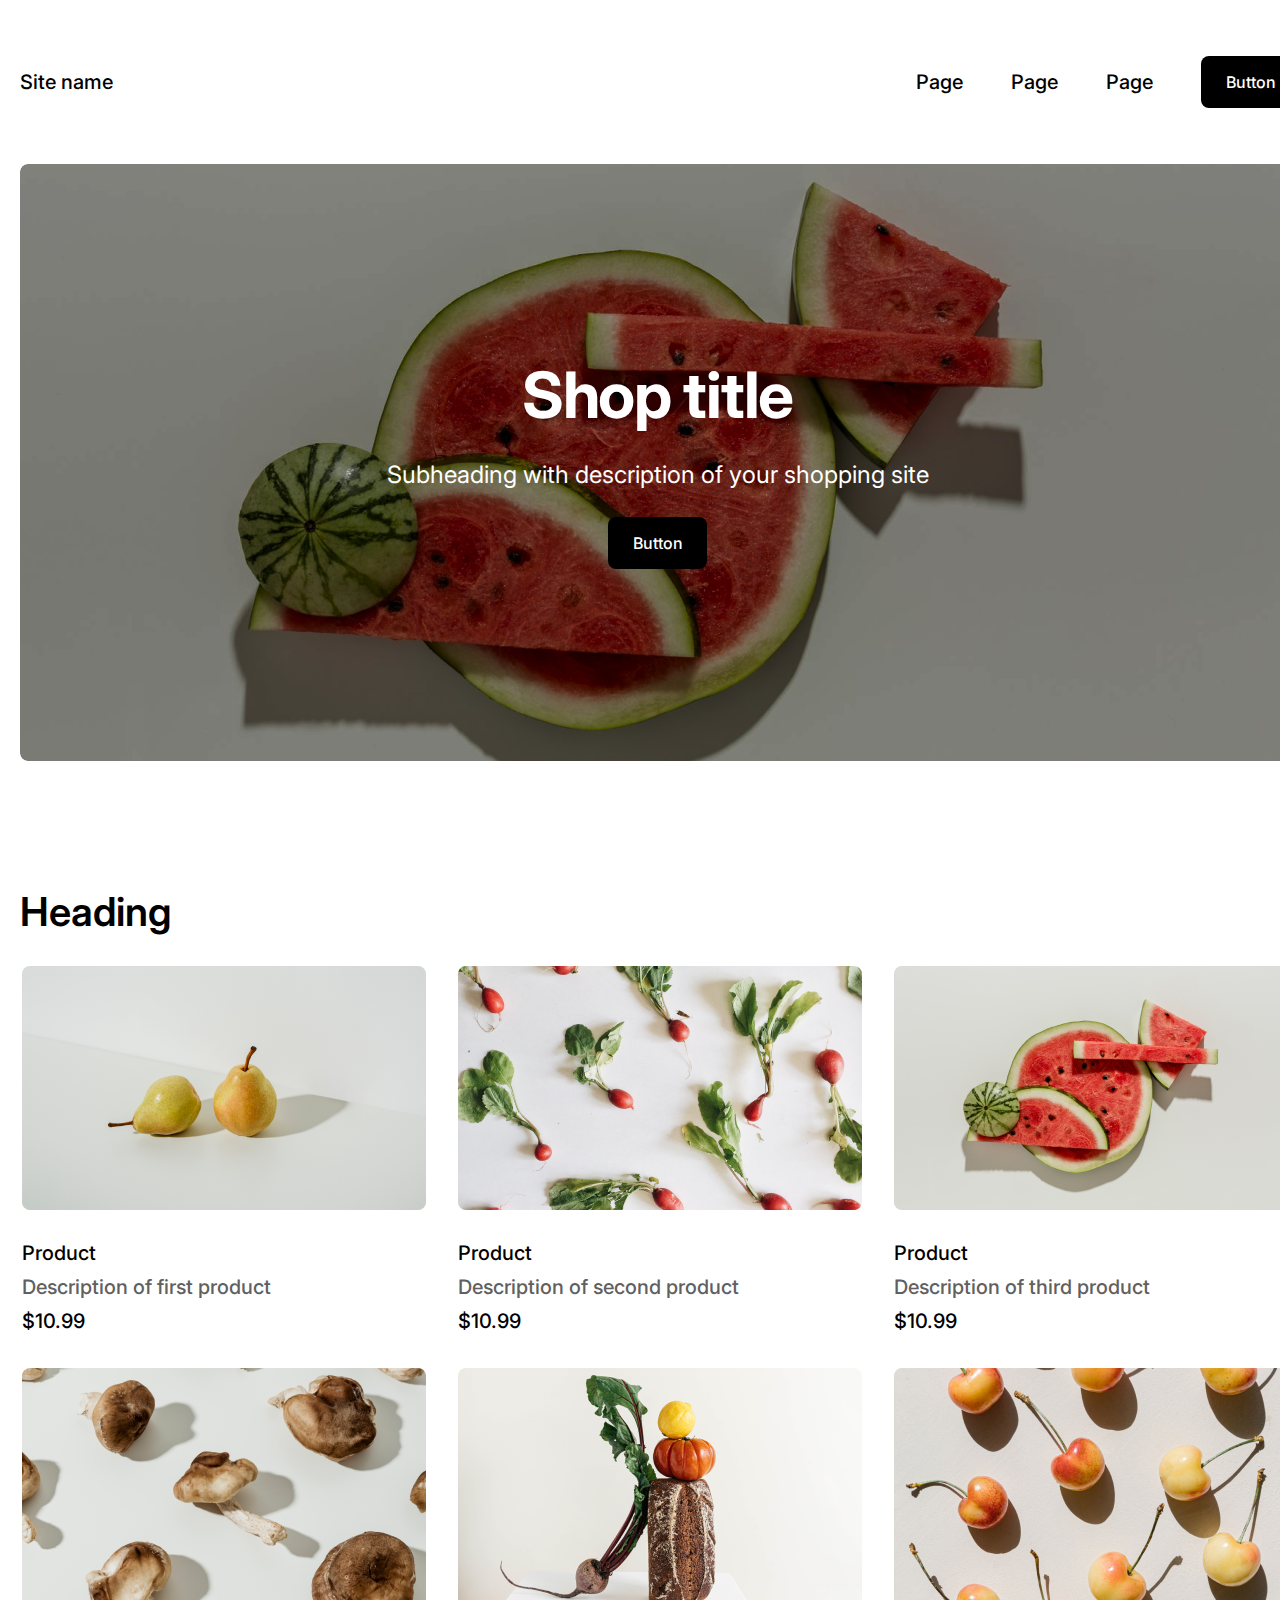
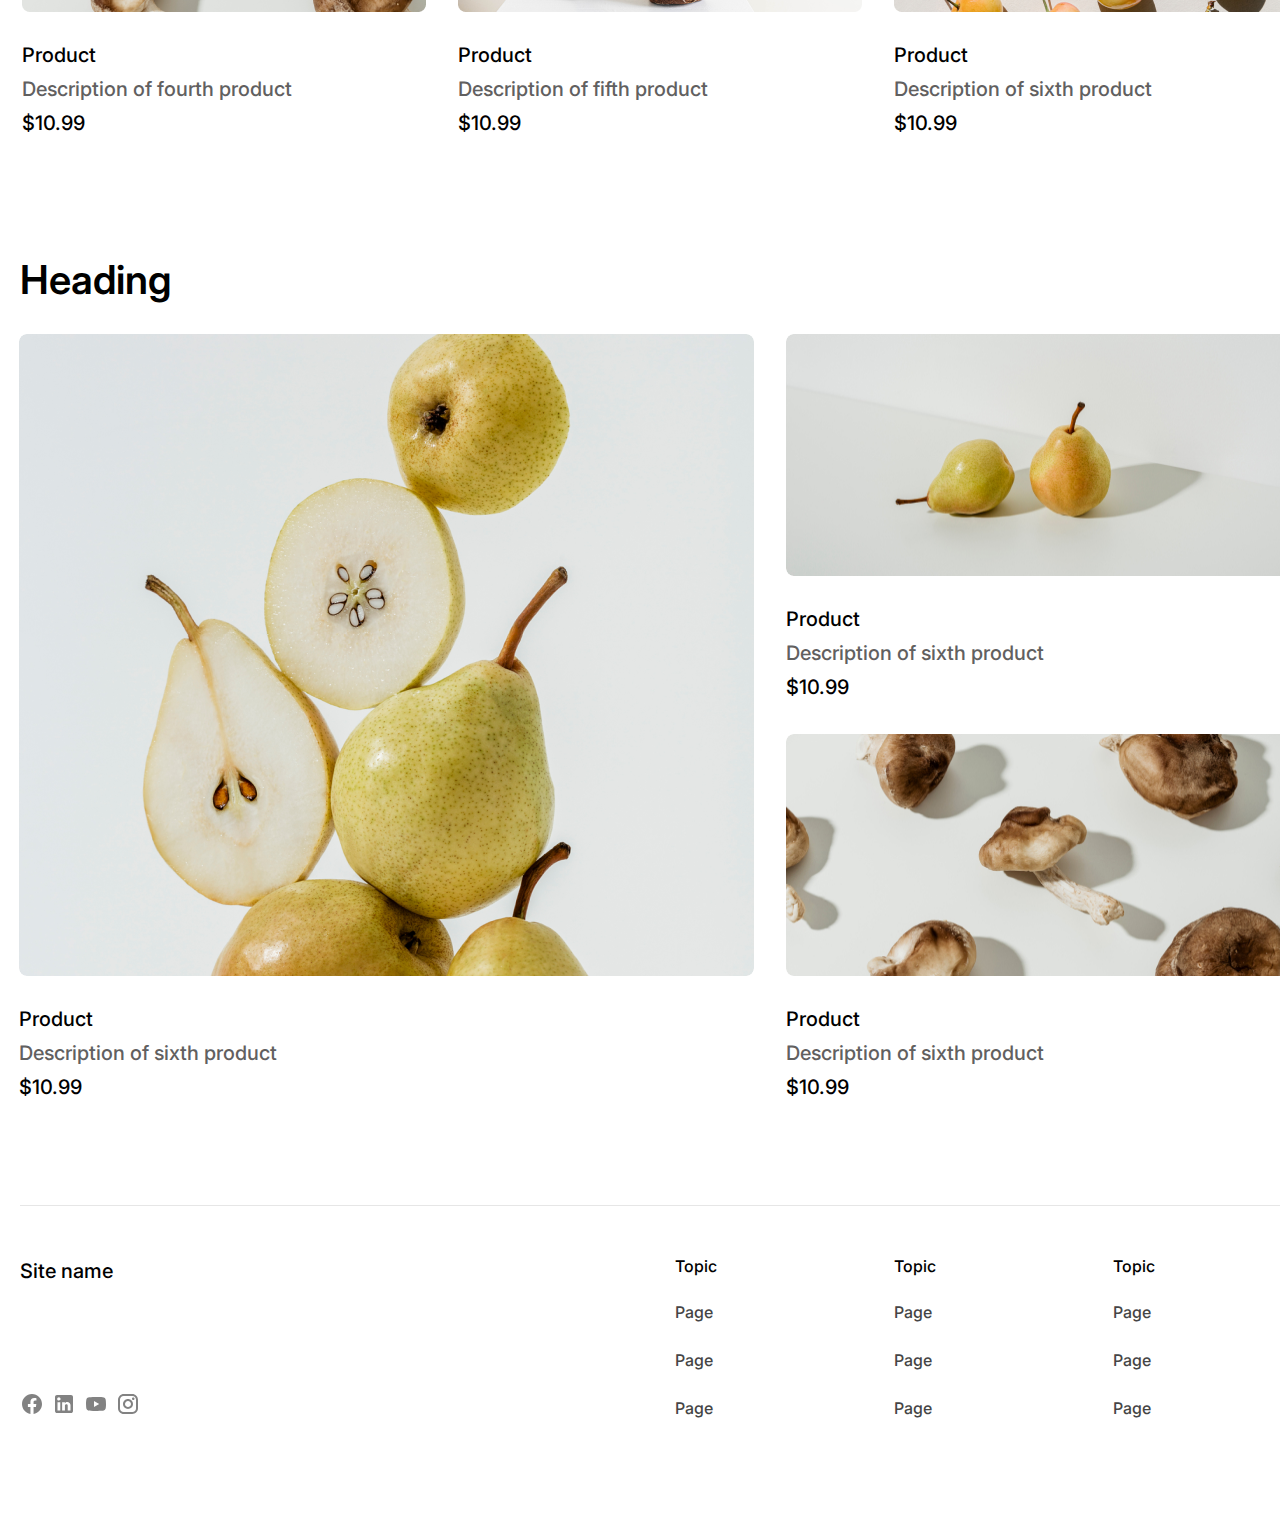
<file: index.html>
<!DOCTYPE html>
<html lang="en">
<head>
    <meta charset="UTF-8">
    <meta name="viewport" content="width=device-width, initial-scale=1.0">
    <link rel="stylesheet" href="css/main.css">
    <title>Shop 1</title>
    <link rel="preconnect" href="https://fonts.googleapis.com">
    <link rel="preconnect" href="https://fonts.gstatic.com" crossorigin>
    <link href="https://fonts.googleapis.com/css2?family=Inter:wght@400..700&display=swap" rel="stylesheet">
</head>
<body>
    <header class="header">
        <div class="container">
            <div class="header-top">
                <a href="#" class="logo">Site name</a>
                <div class="user-nav">
                        <nav class="nav-menu">
                    <ul class="nav-list">
                        <li class="nav-item"><a href="shop.html" class="link-nav">Page</a></li>
                        <li class="nav-item"><a href="last-shop.html" class="link-nav">Page</a></li>
                        <li class="nav-item"><a href="#" class="link-nav">Page</a></li>
                    </ul>
                </nav>
                        <a href="#" class="btn">Button</a>
                </div>
            </div>
        </div>
    </header>
        <main class="main">
            <section class="hero">
                <div class="container">
                    <div class="hero-content hero-bg">
                        <h1 class="hero-title">Shop title</h1>
                        <p class="hero-desc">Subheading with description of your shopping site</p>
                        <a href="#" class="btn ">Button</a>
                    </div>
                </div>
            </section>
            <section class="products">
                <div class="container">
                    <h1 class="products-title">Heading</h1>
                        <div class="products-cards">
                            <div class="card">
                                <img class="card-picture" src="image/first-cards/pear.png" alt="Pear">
                                <div class="card-block">
                                    <h2 class="card-title">Product</h2>
                                    <p class="card-desc">Description of first product</p>
                                    <p class="card-price">$10.99</p>
                                </div>
                            </div>
                            <div class="card">
                                <img class="card-picture" src="image/first-cards/radish.png" alt="Pear">
                                <div class="card-block">
                                    <h2 class="card-title">Product</h2>
                                    <p class="card-desc">Description of second product</p>
                                    <p class="card-price">$10.99</p>
                                </div>
                            </div>
                            <div class="card">
                                <img class="card-picture" src="image/first-cards/watermelon.jpg" alt="Pear">
                                <div class="card-block">
                                    <h2 class="card-title">Product</h2>
                                    <p class="card-desc">Description of third product</p>
                                    <p class="card-price">$10.99</p>
                                </div>
                            </div>
                            <div class="card">
                                <img class="card-picture" src="image/first-cards/mushrooms.png" alt="Pear">
                                <div class="card-block">
                                    <h2 class="card-title">Product</h2>
                                    <p class="card-desc">Description of fourth product</p>
                                    <p class="card-price">$10.99</p>
                                </div>
                            </div>
                            <div class="card">
                                <img class="card-picture" src="image/first-cards/bread.png" alt="Pear">
                                <div class="card-block">
                                    <h2 class="card-title">Product</h2>
                                    <p class="card-desc">Description of fifth product</p>
                                    <p class="card-price">$10.99</p>
                                </div>
                            </div>
                            <div class="card">
                                <img class="card-picture" src="image/first-cards/crap-apples.png" alt="Pear">
                                <div class="card-block">
                                    <h2 class="card-title">Product</h2>
                                    <p class="card-desc">Description of sixth product</p>
                                    <p class="card-price">$10.99</p>
                                </div>
                            </div>
                        </div>
                    </div>
                </section>
                <section class="favorite">
                    <div class="container">
                        <h1 class="products-title">Heading</h1>
                        <div class="favorite-content">
                            <div class="favorite-block">
                                <div class="card">
                                    <img class="favorite-picture-big" src="image/second-cards/big-pears.png" alt="Pear">
                                    <div class="card-block">
                                        <h2 class="card-title">Product</h2>
                                        <p class="card-desc">Description of sixth product</p>
                                        <p class="card-price">$10.99</p>
                                    </div>
                                </div>
                            </div>
                            <div class="favorite-card-small">
                                <div class="card">
                                    <img class="favorite-picture-small" src="image/second-cards/pear-mini.jpg" alt="Pear">
                                    <div class="card-block">
                                        <h2 class="card-title">Product</h2>
                                        <p class="card-desc">Description of sixth product</p>
                                        <p class="card-price">$10.99</p>
                                    </div>
                                </div>
                                <div class="card">
                                    <img class="favorite-picture-small" src="image/second-cards/mushrooms.jpg" alt="Pear">
                                    <div class="card-block">
                                        <h2 class="card-title">Product</h2>
                                        <p class="card-desc">Description of sixth product</p>
                                        <p class="card-price">$10.99</p>
                                    </div>
                                </div>
                            </div>
                        </div>
                    </div>    
            </section>
        </main>
        <footer class="footer">
            <div class="container">
                <div class="footer-content">
                    <div class="footer-content-col-left">
                        <a class="logo" href="">Site name</a>
                        <ul class="footer-social">
                            <li class="footer-social-item"><a href="#" class="footer-social-link footer-social-link-fb" aria-label="go to facebook"></a></li>
                            <li class="footer-social-item"><a href="#" class="footer-social-link footer-social-link-in" aria-label="go to linkedin"></a></li>
                            <li class="footer-social-item"><a href="#" class="footer-social-link footer-social-link-you" aria-label="go to youtube"></a></li>
                            <li class="footer-social-item"><a href="#" class="footer-social-link footer-social-link-inst" aria-label="go to instagram"></a></li>
                        </ul>
                    </div>
                    <div class="footer-content-col-right">
                        <ul class="footer-list">
                            <li class="footer-content-titel">Topic</li>
                            <li class="footer-content-list">Page</li>
                            <li class="footer-content-list">Page</li>
                            <li class="footer-content-list">Page</li>
                        </ul>
                        <ul class="footer-list">
                            <li class="footer-content-titel">Topic</li>
                            <li class="footer-content-list">Page</li>
                            <li class="footer-content-list">Page</li>
                            <li class="footer-content-list">Page</li>
                        </ul>
                        <ul class="footer-list">
                            <li class="footer-content-titel">Topic</li>
                            <li class="footer-content-list">Page</li>
                            <li class="footer-content-list">Page</li>
                            <li class="footer-content-list">Page</li>
                        </ul>
                    </div>
                </div>
            </div>
        </footer>
    </body>
</html>
</file>
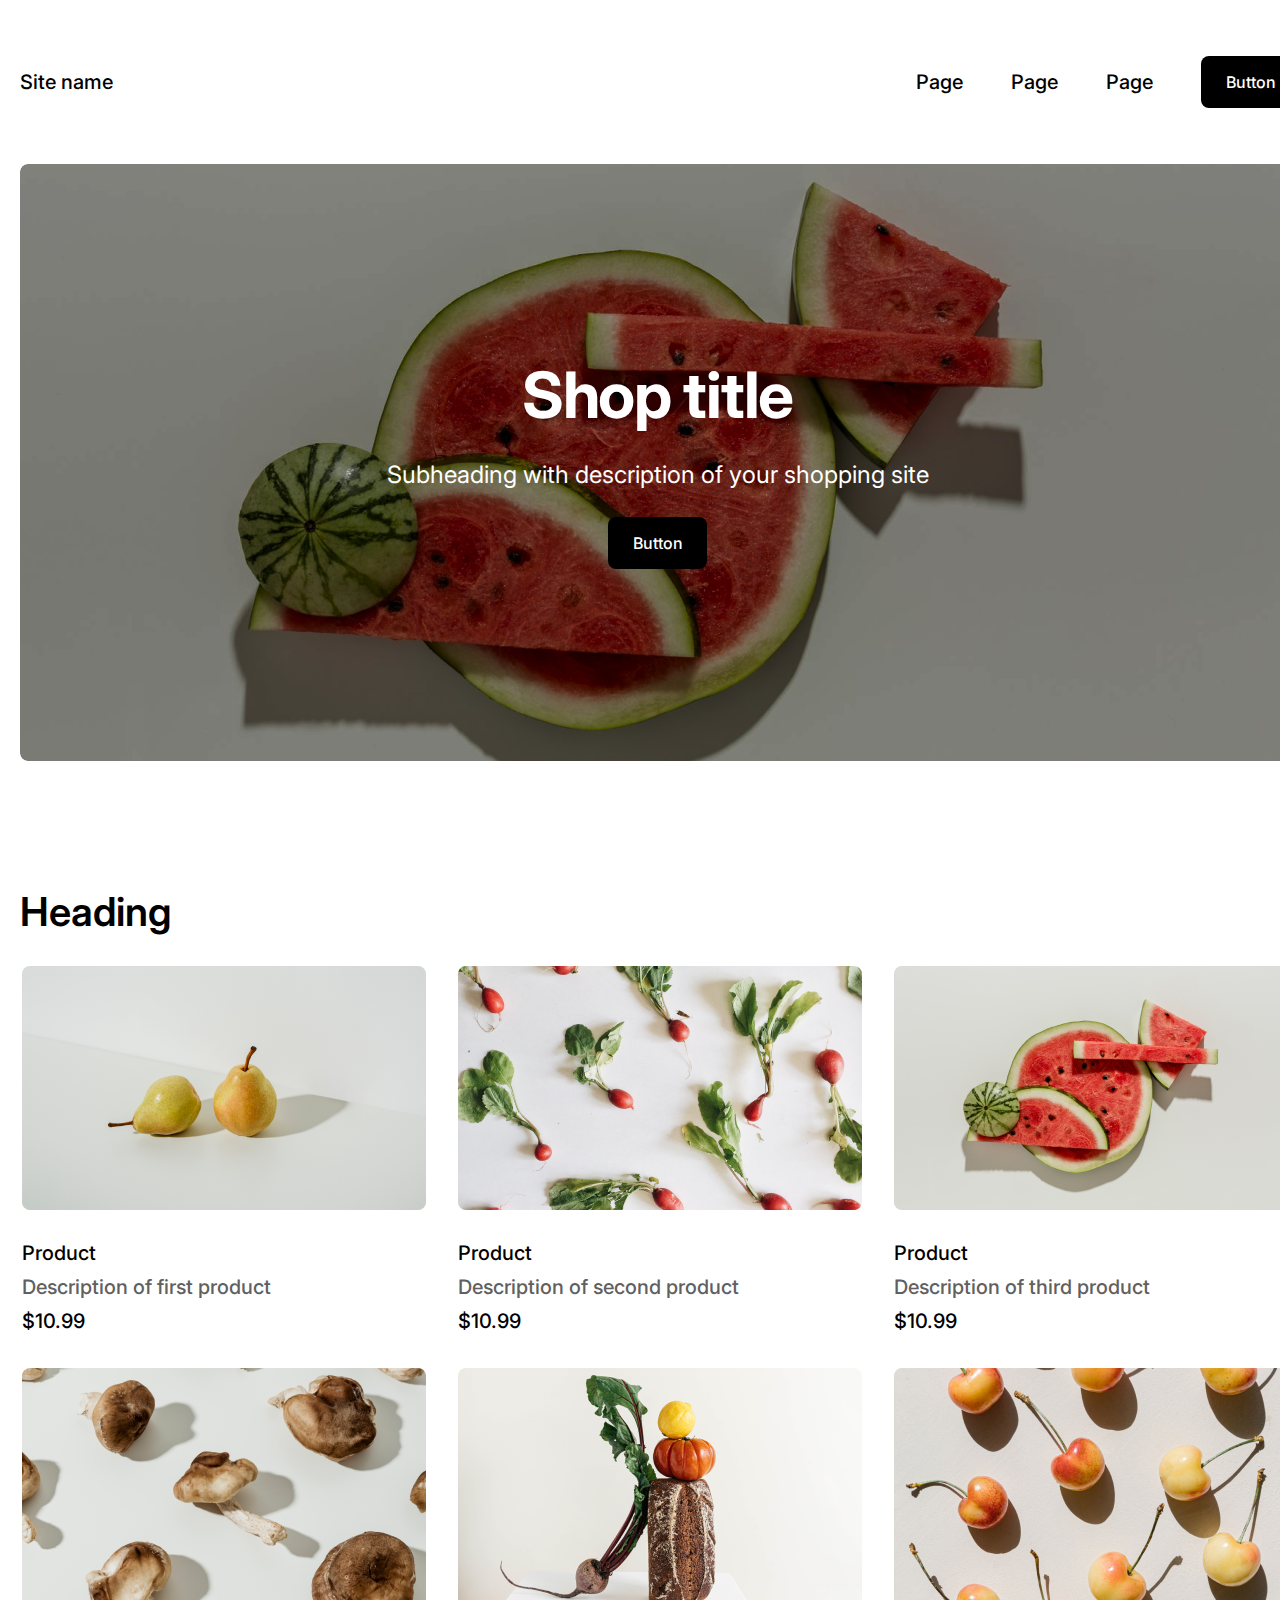
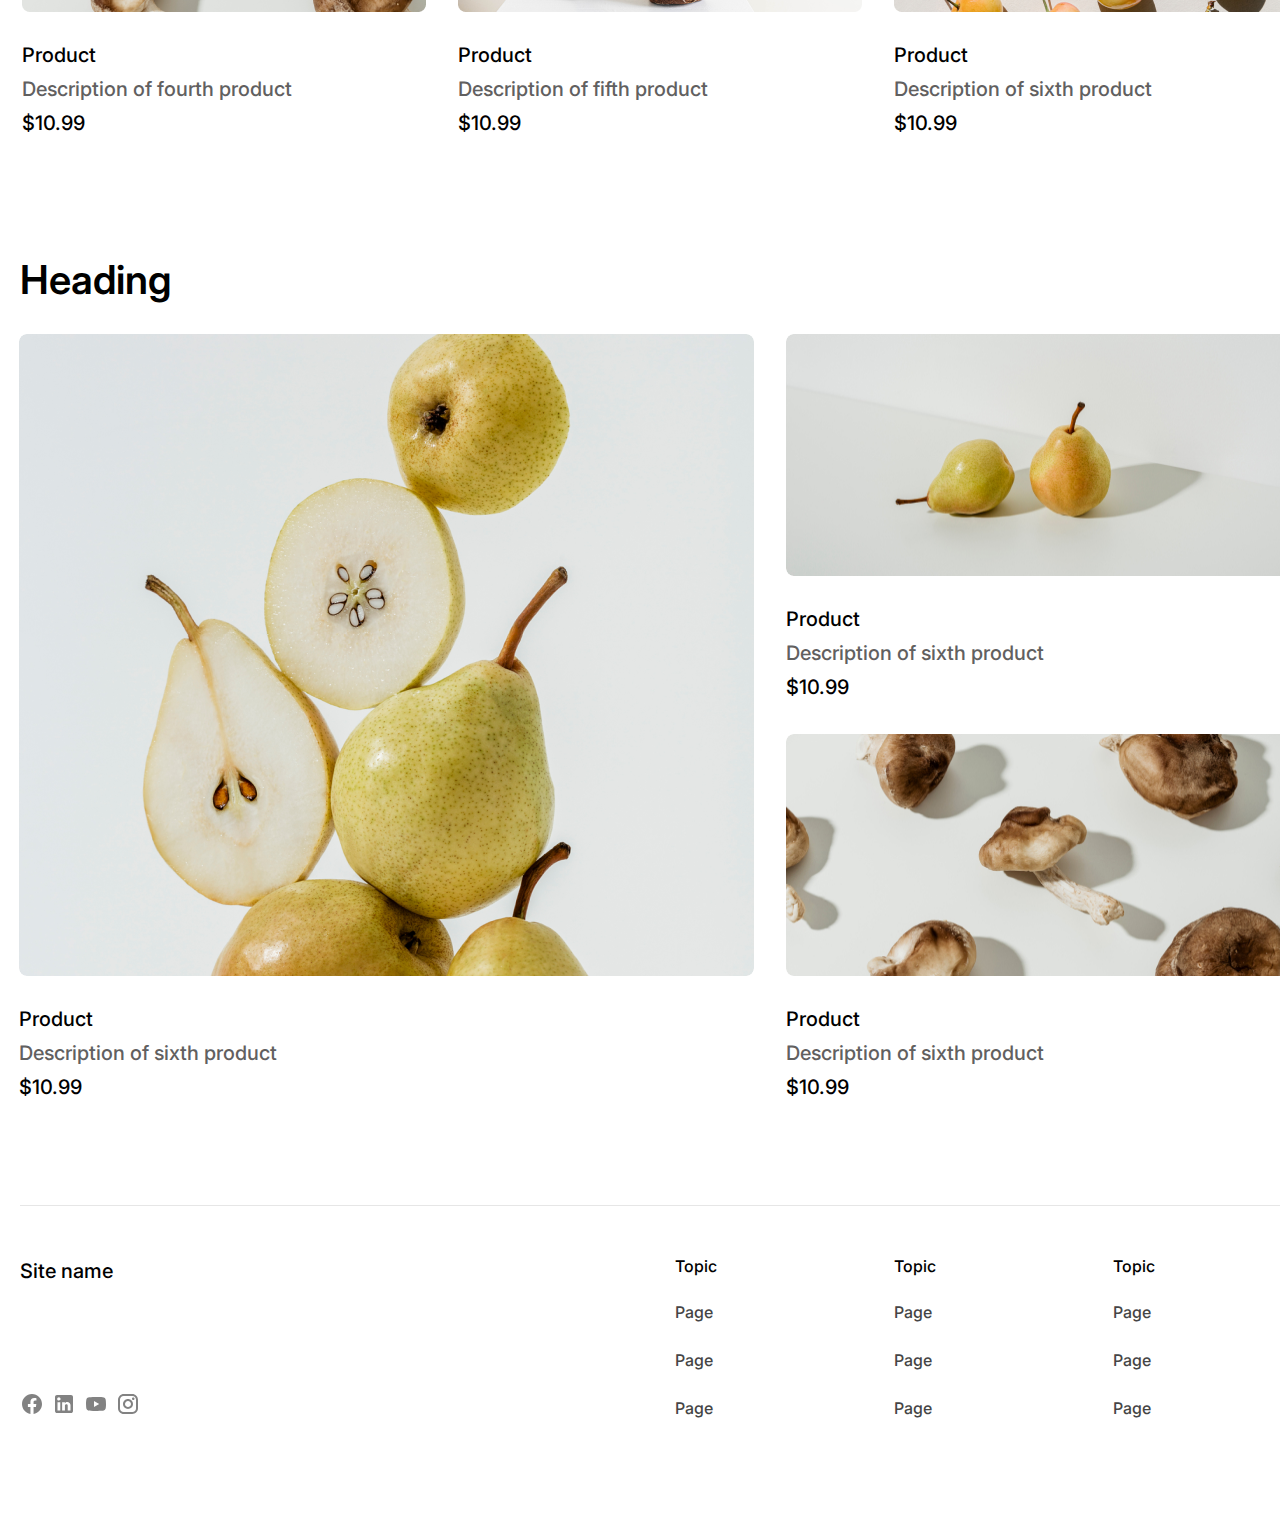
<file: spop-main/spop-main/index.html>
<!DOCTYPE html>
<html lang="en">
<head>
    <meta charset="UTF-8">
    <meta name="viewport" content="width=device-width, initial-scale=1.0">
    <link rel="stylesheet" href="css/main.css">
    <title>Shop 1</title>
    <link rel="preconnect" href="https://fonts.googleapis.com">
    <link rel="preconnect" href="https://fonts.gstatic.com" crossorigin>
    <link href="https://fonts.googleapis.com/css2?family=Inter:wght@400..700&display=swap" rel="stylesheet">
</head>
<body>
    <header class="header">
        <div class="container">
            <div class="header-top">
                <a href="#" class="logo">Site name</a>
                <div class="user-nav">
                        <nav class="nav-menu">
                    <ul class="nav-list">
                        <li class="nav-item"><a href="spop-main/shop/shop.html" class="link-nav">Page</a></li>
                        <li class="nav-item"><a href="spop-main/last-shop/last-shop.html" class="link-nav">Page</a></li>
                        <li class="nav-item"><a href="#" class="link-nav">Page</a></li>
                    </ul>
                </nav>
                        <a href="#" class="btn">Button</a>
                </div>
            </div>
        </div>
    </header>
        <main class="main">
            <section class="hero">
                <div class="container">
                    <div class="hero-content hero-bg">
                        <h1 class="hero-title">Shop title</h1>
                        <p class="hero-desc">Subheading with description of your shopping site</p>
                        <a href="#" class="btn ">Button</a>
                    </div>
                </div>
            </section>
            <section class="products">
                <div class="container">
                    <h1 class="products-title">Heading</h1>
                        <div class="products-cards">
                            <div class="card">
                                <img class="card-picture" src="image/first-cards/pear.png" alt="Pear">
                                <div class="card-block">
                                    <h2 class="card-title">Product</h2>
                                    <p class="card-desc">Description of first product</p>
                                    <p class="card-price">$10.99</p>
                                </div>
                            </div>
                            <div class="card">
                                <img class="card-picture" src="image/first-cards/radish.png" alt="Pear">
                                <div class="card-block">
                                    <h2 class="card-title">Product</h2>
                                    <p class="card-desc">Description of second product</p>
                                    <p class="card-price">$10.99</p>
                                </div>
                            </div>
                            <div class="card">
                                <img class="card-picture" src="image/first-cards/watermelon.jpg" alt="Pear">
                                <div class="card-block">
                                    <h2 class="card-title">Product</h2>
                                    <p class="card-desc">Description of third product</p>
                                    <p class="card-price">$10.99</p>
                                </div>
                            </div>
                            <div class="card">
                                <img class="card-picture" src="image/first-cards/mushrooms.png" alt="Pear">
                                <div class="card-block">
                                    <h2 class="card-title">Product</h2>
                                    <p class="card-desc">Description of fourth product</p>
                                    <p class="card-price">$10.99</p>
                                </div>
                            </div>
                            <div class="card">
                                <img class="card-picture" src="image/first-cards/bread.png" alt="Pear">
                                <div class="card-block">
                                    <h2 class="card-title">Product</h2>
                                    <p class="card-desc">Description of fifth product</p>
                                    <p class="card-price">$10.99</p>
                                </div>
                            </div>
                            <div class="card">
                                <img class="card-picture" src="image/first-cards/crap-apples.png" alt="Pear">
                                <div class="card-block">
                                    <h2 class="card-title">Product</h2>
                                    <p class="card-desc">Description of sixth product</p>
                                    <p class="card-price">$10.99</p>
                                </div>
                            </div>
                        </div>
                    </div>
                </section>
                <section class="favorite">
                    <div class="container">
                        <h1 class="products-title">Heading</h1>
                        <div class="favorite-content">
                            <div class="favorite-block">
                                <div class="card">
                                    <img class="favorite-picture-big" src="image/second-cards/big-pears.png" alt="Pear">
                                    <div class="card-block">
                                        <h2 class="card-title">Product</h2>
                                        <p class="card-desc">Description of sixth product</p>
                                        <p class="card-price">$10.99</p>
                                    </div>
                                </div>
                            </div>
                            <div class="favorite-card-small">
                                <div class="card">
                                    <img class="favorite-picture-small" src="image/second-cards/pear-mini.jpg" alt="Pear">
                                    <div class="card-block">
                                        <h2 class="card-title">Product</h2>
                                        <p class="card-desc">Description of sixth product</p>
                                        <p class="card-price">$10.99</p>
                                    </div>
                                </div>
                                <div class="card">
                                    <img class="favorite-picture-small" src="image/second-cards/mushrooms.jpg" alt="Pear">
                                    <div class="card-block">
                                        <h2 class="card-title">Product</h2>
                                        <p class="card-desc">Description of sixth product</p>
                                        <p class="card-price">$10.99</p>
                                    </div>
                                </div>
                            </div>
                        </div>
                    </div>    
            </section>
        </main>
        <footer class="footer">
            <div class="container">
                <div class="footer-content">
                    <div class="footer-content-col-left">
                        <a class="logo" href="">Site name</a>
                        <ul class="footer-social">
                            <li class="footer-social-item"><a href="#" class="footer-social-link footer-social-link-fb" aria-label="go to facebook"></a></li>
                            <li class="footer-social-item"><a href="#" class="footer-social-link footer-social-link-in" aria-label="go to linkedin"></a></li>
                            <li class="footer-social-item"><a href="#" class="footer-social-link footer-social-link-you" aria-label="go to youtube"></a></li>
                            <li class="footer-social-item"><a href="#" class="footer-social-link footer-social-link-inst" aria-label="go to instagram"></a></li>
                        </ul>
                    </div>
                    <div class="footer-content-col-right">
                        <ul class="footer-list">
                            <li class="footer-content-titel">Topic</li>
                            <li class="footer-content-list">Page</li>
                            <li class="footer-content-list">Page</li>
                            <li class="footer-content-list">Page</li>
                        </ul>
                        <ul class="footer-list">
                            <li class="footer-content-titel">Topic</li>
                            <li class="footer-content-list">Page</li>
                            <li class="footer-content-list">Page</li>
                            <li class="footer-content-list">Page</li>
                        </ul>
                        <ul class="footer-list">
                            <li class="footer-content-titel">Topic</li>
                            <li class="footer-content-list">Page</li>
                            <li class="footer-content-list">Page</li>
                            <li class="footer-content-list">Page</li>
                        </ul>
                    </div>
                </div>
            </div>
        </footer>
    </body>
</html>
</file>
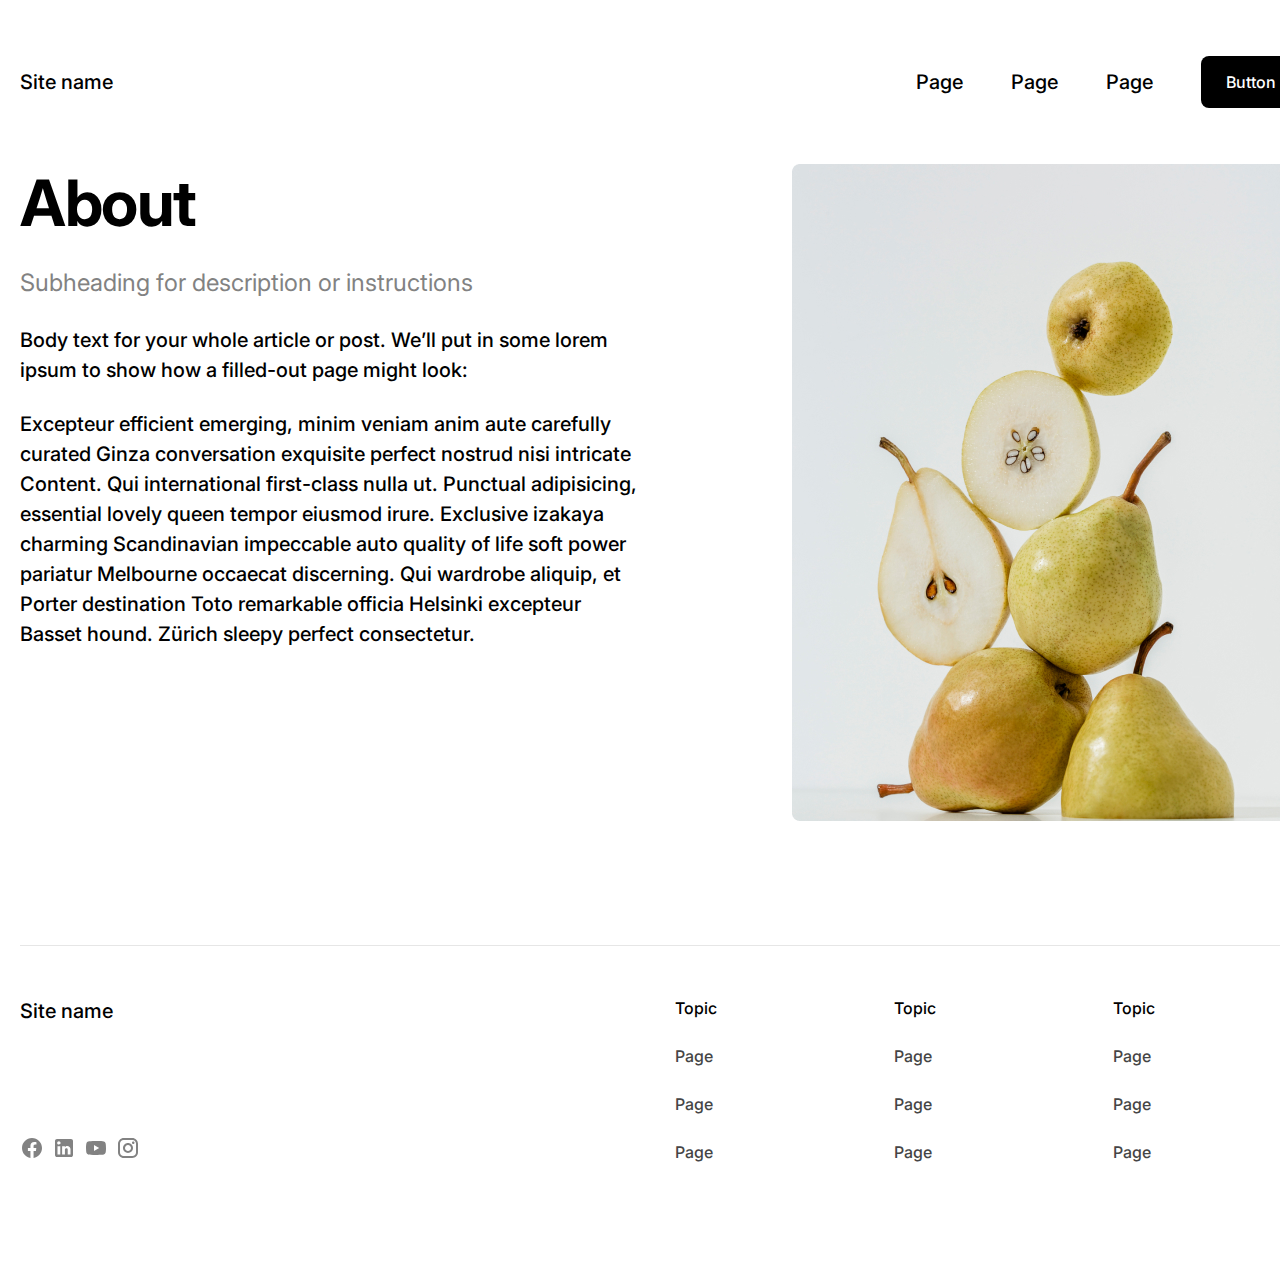
<file: last-shop.html>
<!DOCTYPE html>
<html lang="en">
<head>
    <meta charset="UTF-8">
    <meta name="viewport" content="width=device-width, initial-scale=1.0">
    <link rel="stylesheet" href="css/main.css">
    <title>Shop 3</title>
    <link rel="preconnect" href="https://fonts.googleapis.com">
    <link rel="preconnect" href="https://fonts.gstatic.com" crossorigin>
    <link href="https://fonts.googleapis.com/css2?family=Inter:wght@400..700&display=swap" rel="stylesheet">
</head>
<body>
    <header class="header">
        <div class="container">
            <div class="header-top">
                <a href="#" class="logo">Site name</a>
                <div class="user-nav">
                        <nav class="nav-menu">
                    <ul class="nav-list">
                        <li class="nav-item"><a href="index.html" class="link-nav">Page</a></li>
                        <li class="nav-item"><a href="shop.html" class="link-nav">Page</a></li>
                        <li class="nav-item"><a href="#" class="link-nav">Page</a></li>
                    </ul>
                </nav>
                        <a href="#" class="btn">Button</a>
                </div>
            </div>
        </div>
    </header>
    <main class="main">
        <section class="last-shop">
            <div class="container">
                <div class="last-content">
                    <div class="last-card">
                        <h2 class="last-title">About</h2>
                        <p class="last-subtitle">Subheading for description or instructions</p>
                        <p class="last-desc">
                            Body text for your whole article or post. 
                            We’ll put in some lorem ipsum to show how a filled-out page might look:
                        </p>
                            
                            <p class="last-desc">Excepteur efficient emerging, minim veniam anim aute carefully curated 
                            Ginza conversation exquisite perfect nostrud nisi intricate Content. 
                            Qui  international first-class nulla ut. Punctual adipisicing, essential lovely queen tempor eiusmod irure. 
                            Exclusive izakaya charming Scandinavian impeccable 
                            auto quality of life soft power pariatur Melbourne occaecat discerning. 
                            Qui wardrobe aliquip, et Porter destination Toto remarkable officia Helsinki excepteur Basset hound. 
                            Zürich sleepy perfect consectetur.
                            </p>
                    </div>
                    <div class="last-picture">
                        <img src="image/pear_page3.jpg" alt="pear">
                    </div>
                </div>
            </div>
        </section>
    </main>
    <footer class="footer">
        <div class="container">
            <div class="footer-content">
                <div class="footer-content-col-left">
                    <a class="logo" href="">Site name</a>
                    <ul class="footer-social">
                        <li class="footer-social-item"><a href="#" class="footer-social-link footer-social-link-fb" aria-label="go to facebook"></a></li>
                        <li class="footer-social-item"><a href="#" class="footer-social-link footer-social-link-in" aria-label="go to linkedin"></a></li>
                        <li class="footer-social-item"><a href="#" class="footer-social-link footer-social-link-you" aria-label="go to youtube"></a></li>
                        <li class="footer-social-item"><a href="#" class="footer-social-link footer-social-link-inst" aria-label="go to instagram"></a></li>
                    </ul>
                </div>
                <div class="footer-content-col-right">
                    <ul class="footer-list">
                        <li class="footer-content-title">Topic</li>
                        <li class="footer-content-list">Page</li>
                        <li class="footer-content-list">Page</li>
                        <li class="footer-content-list">Page</li>
                    </ul>
                    <ul class="footer-list">
                        <li class="footer-content-title">Topic</li>
                        <li class="footer-content-list">Page</li>
                        <li class="footer-content-list">Page</li>
                        <li class="footer-content-list">Page</li>
                    </ul>
                    <ul class="footer-list">
                        <li class="footer-content-title">Topic</li>
                        <li class="footer-content-list">Page</li>
                        <li class="footer-content-list">Page</li>
                        <li class="footer-content-list">Page</li>
                    </ul>
                </div>
            </div>
        </div>
    </footer>
</body>
</html>
</file>
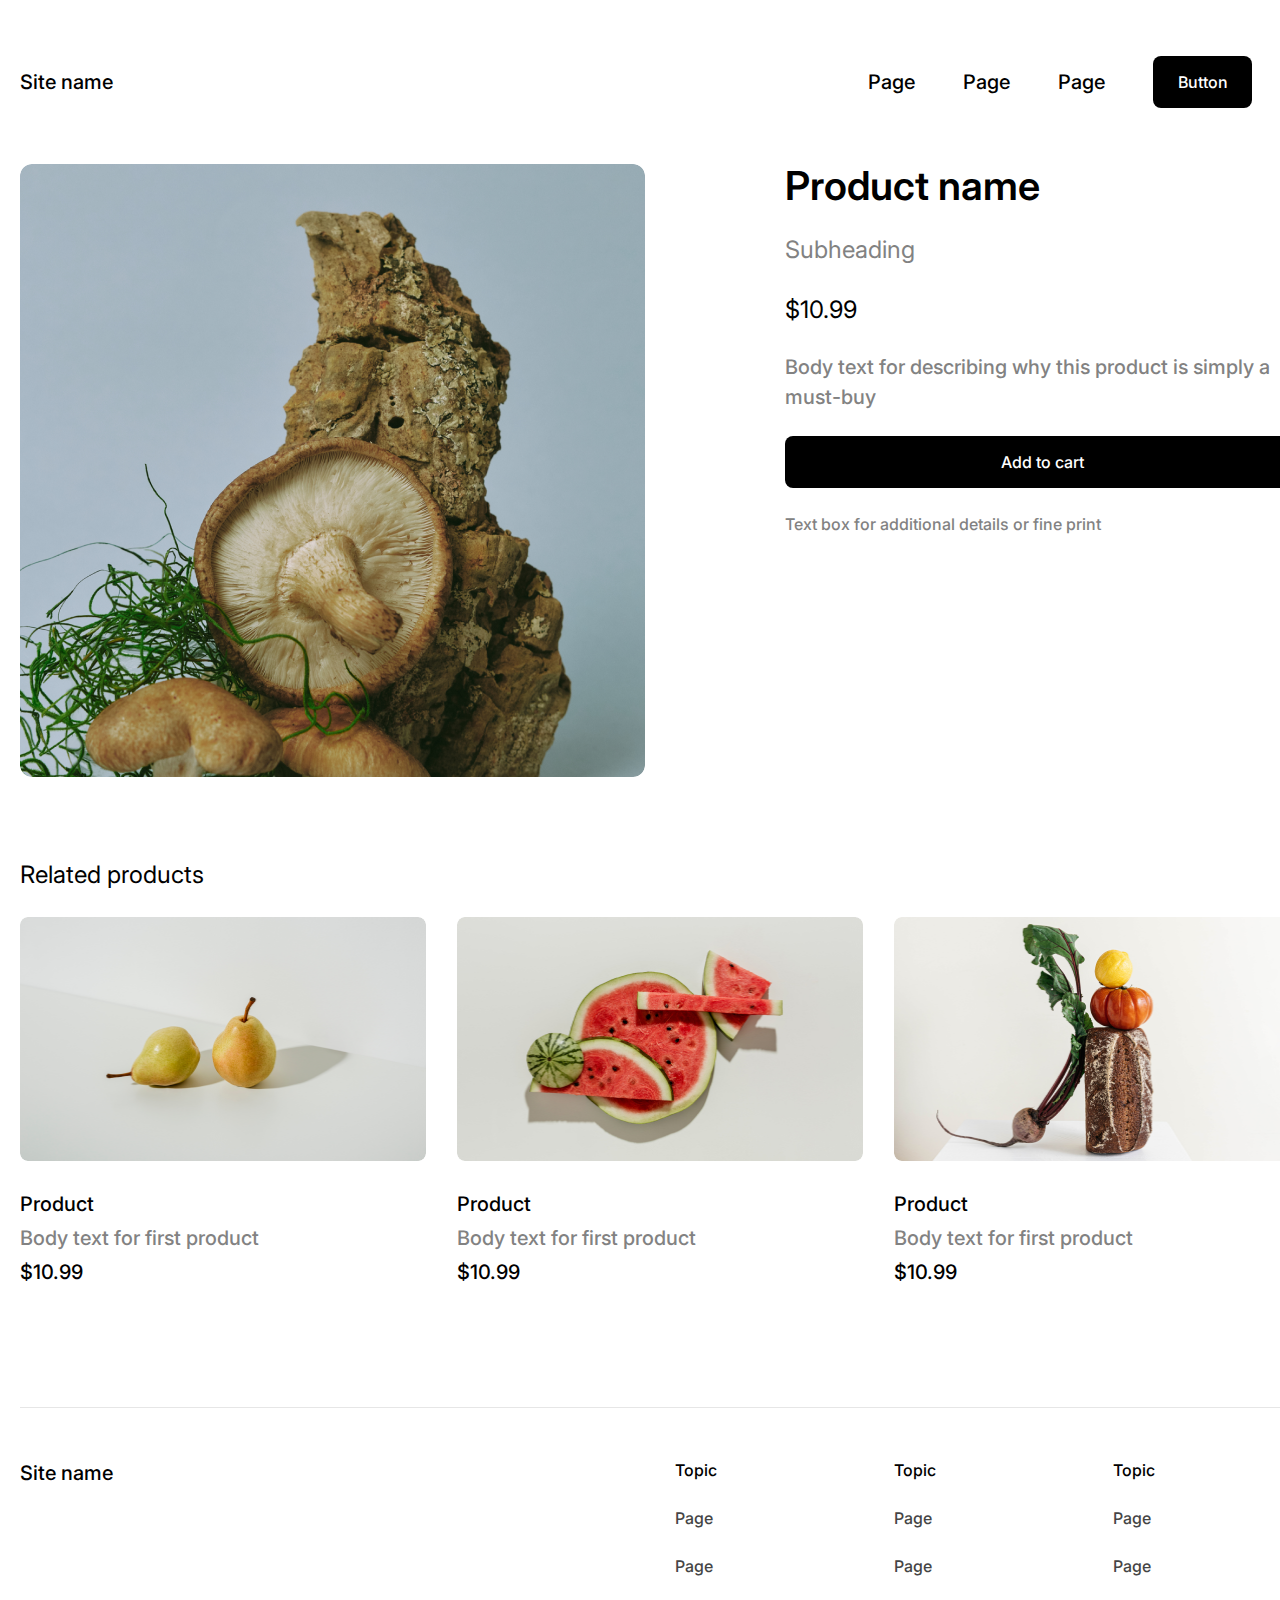
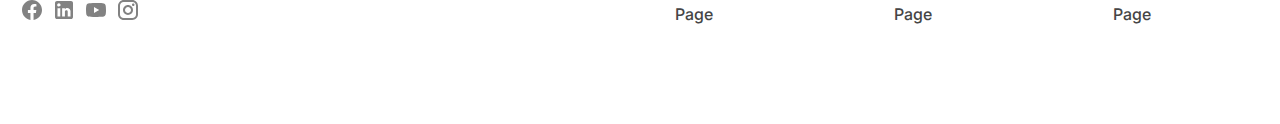
<file: shop.html>
<!DOCTYPE html>
<html lang="en">
<head>
    <meta charset="UTF-8">
    <meta name="viewport" content="width=device-width, initial-scale=1.0">
    <title>Shop 2</title>
    <link rel="stylesheet" href="css/main.css">
    <link rel="preconnect" href="https://fonts.googleapis.com">
    <link rel="preconnect" href="https://fonts.gstatic.com" crossorigin>
    <link href="https://fonts.googleapis.com/css2?family=Inter:wght@400..700&display=swap" rel="stylesheet">
</head>
<body>
    <header class="header">
        <div class="container">
            <div class="header-top">
                <a href="#" class="logo">Site name</a>
                <div class="user-nav">
                    <nav class="nav-menu">
                        <ul class="nav-list">
                            <li class="nav-item"><a href="index.html" class="link-nav">Page</a></li>
                            <li class="nav-item"><a href="last-shop.html" class="link-nav">Page</a></li>
                            <li class="nav-item"><a href="#" class="link-nav">Page</a></li>
                        </ul>
                    </nav>
                    <a href="#" class="btn">Button</a>
                    <p></p>
                </div>
            </div>
        </div>
    </header>
    <main class="main">
        <section class="shop">
            <div class="container">
                <div class="shop-content">
                    <img class="shop-picture" src="image/mushrooms.png" alt="mushrooms">
                    <div class="shop-desc">
                        <h2 class="shop-title">Product name</h2>
                        <p class="shop-subtitle">Subheading</p>
                        <p class="shop-price">$10.99</p>
                        <p class="shop-explan">Body text for describing why this product is simply a must-buy</p>
                        <a href="#" class="btn shop-btn">Add to cart</a>
                        <p class="addit">Text box for additional details or fine print</p>
                    </div>
                </div>
            </div>
        </section>
        <section class="related">
            <div class="container">
                <div class="related-content">
                    <h2 class="related-title">Related products</h2>
                    <div class="related-cards">
                        <div class="related-card">
                            <img class="related-pictute" src="image/first-cards/pear.png" alt="pear" >
                            <div class="related-desc">
                                <h2 class="related-title-card">Product </h2>
                                <p class="related-explan">Body text for first product</p>
                                <p class="related-price">$10.99</p>
                            </div>
                        </div>
                        <div class="related-card">
                            <img class="related-pictute" src="image/first-cards/watermelon.jpg" alt="pear" >
                            <div class="related-desc">
                                <h2 class="related-title-card">Product </h2>
                                <p class="related-explan">Body text for first product</p>
                                <p class="related-price">$10.99</p>
                            </div>
                        </div>
                        <div class="related-card">
                            <img class="related-pictute" src="image/first-cards/bread.png" alt="pear" >
                            <div class="related-desc">
                                <h2 class="related-title-card">Product</h2>
                                <p class="related-explan">Body text for first product</p>
                                <p class="related-price">$10.99</p>
                            </div>
                        </div>
                    </div>
                </div>
            </div>
        </section>
    </main>
    <footer class="footer">
        <div class="container">
            <div class="footer-content">
                <div class="footer-content-col-left">
                    <a class="logo" href="">Site name</a>
                    <ul class="footer-social">
                        <li class="footer-social-item"><a href="#" class="footer-social-link footer-social-link-fb" aria-label="go to facebook"></a></li>
                        <li class="footer-social-item"><a href="#" class="footer-social-link footer-social-link-in" aria-label="go to linkedin"></a></li>
                        <li class="footer-social-item"><a href="#" class="footer-social-link footer-social-link-you" aria-label="go to youtube"></a></li>
                        <li class="footer-social-item"><a href="#" class="footer-social-link footer-social-link-inst" aria-label="go to instagram"></a></li>
                    </ul>
                </div>
                <div class="footer-content-col-right">
                    <ul class="footer-list">
                        <li class="footer-content-title">Topic</li>
                        <li class="footer-content-list">Page</li>
                        <li class="footer-content-list">Page</li>
                        <li class="footer-content-list">Page</li>
                    </ul>
                    <ul class="footer-list">
                        <li class="footer-content-title">Topic</li>
                        <li class="footer-content-list">Page</li>
                        <li class="footer-content-list">Page</li>
                        <li class="footer-content-list">Page</li>
                    </ul>
                    <ul class="footer-list">
                        <li class="footer-content-title">Topic</li>
                        <li class="footer-content-list">Page</li>
                        <li class="footer-content-list">Page</li>
                        <li class="footer-content-list">Page</li>
                    </ul>
                </div>
            </div>
        </div>
    </footer>
</body>
</html>
</file>
<file: css/main.css>
@import "_header.css";
@import "_hero.css";
@import "_products.css";
@import"_favorite.css";
@import"_cards.css";
@import"_footer.css";
@import"_shop.css";
@import"_related.css";
@import"_last-shop.css";
*{ 
    box-sizing: border-box;
    padding: 0;
    margin: 0;
    border: none;
}

body {
    font-family: "inter", sans-serif;
    font-weight: 500;
    font-size: 16px;
    color: #000;
}

h1 h2 h3 h4 h5 h6 p {
    margin: 0;
    font-size: inherit;
}

button {
    padding: 0;
    margin: 0;
    background: transparent;
    border: none;
    display: inline-block;
}

ul li {
    list-style-type: none;
}

a {
    display: inline-block;
    text-decoration: none;
    color: inherit;
}

.container {
    width: 1320px;
    padding: 0 20px;
    margin: 0 auto;
}
</file>
<file: spop-main/spop-main/css/main.css>
@import "_header.css";
@import "_hero.css";
@import "_products.css";
@import"_favorite.css";
@import"_cards.css";
@import"_footer.css";
@import"_shop.css";
@import"_related.css";
@import"_last-shop.css";
*{ 
    box-sizing: border-box;
    padding: 0;
    margin: 0;
    border: none;
}

body {
    font-family: "inter", sans-serif;
    font-weight: 500;
    font-size: 16px;
    color: #000;
}

h1 h2 h3 h4 h5 h6 p {
    margin: 0;
    font-size: inherit;
}

button {
    padding: 0;
    margin: 0;
    background: transparent;
    border: none;
    display: inline-block;
}

ul li {
    list-style-type: none;
}

a {
    display: inline-block;
    text-decoration: none;
    color: inherit;
}

.container {
    width: 1320px;
    padding: 0 20px;
    margin: 0 auto;
}
</file>
